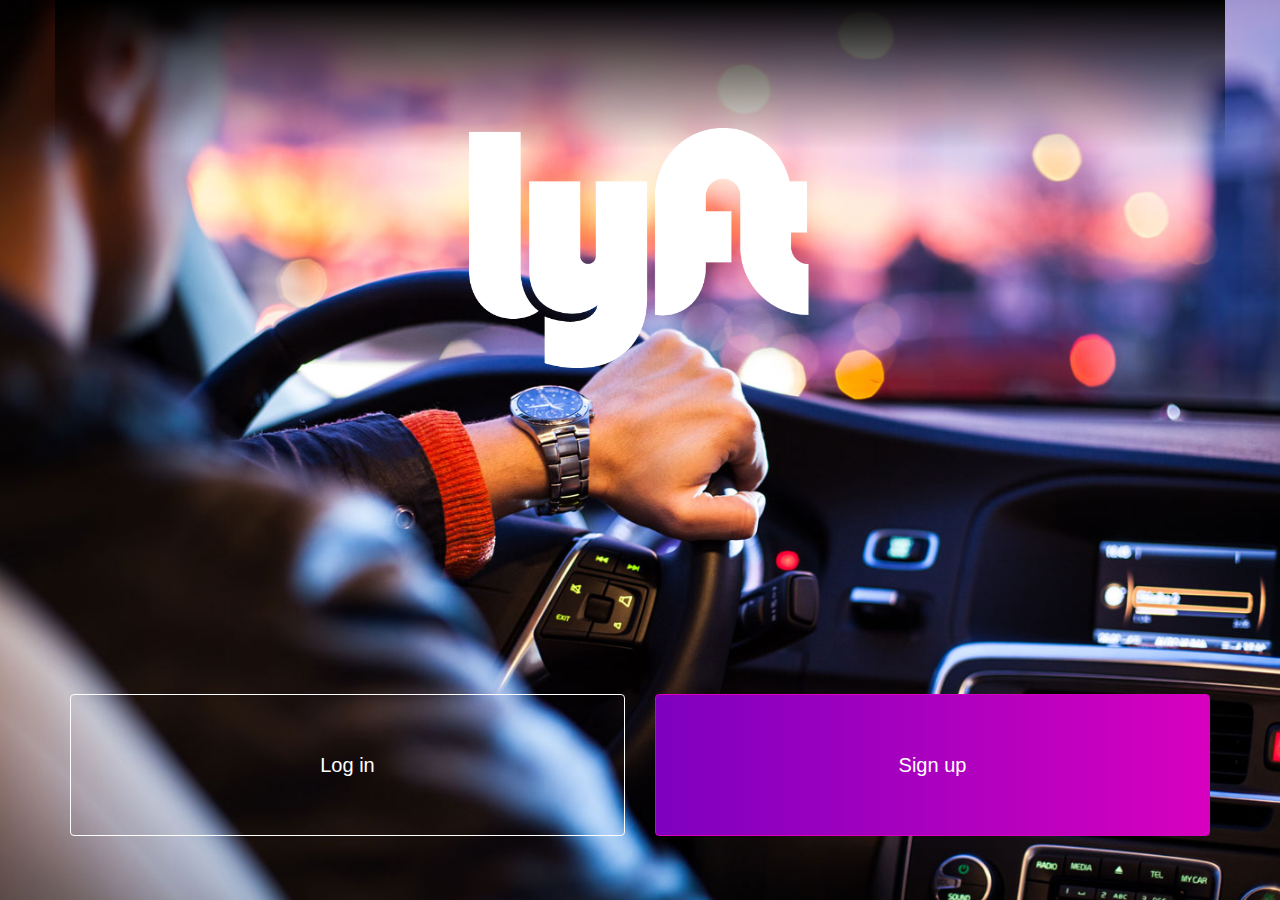
<file: index.html>
<!DOCTYPE html>
<html lang="en">
<head>
    <meta charset="utf-8">
    <meta http-equiv="X-UA-Compatible" content="IE=edge">
    <meta name="viewport" content="width=device-width, initial-scale=1">
    <title>Lyft</title>
    <link rel="stylesheet" href="css/bootstrap.min.css">
    <link rel="stylesheet icon" href="image/descarga.png">
    <link rel="stylesheet" href="css/main.css">
</head>
<body>
<header>
    <div class="container header">
        <div class="row">
            <div class="col-xs-12 text-center">
                <img src="image/gio.png" alt="">
            </div>
        </div>
    </div>
</header>
<section>
    <div class="container">
       <div class="row">
            <div class="col-xs-6 text-right">
                <a href="mapa.html" class="btn btn-primary botonWhite">Log in</a>
            </div>
            <div class="col-xs-6 text-left">
                <a href="pais.html" class="btn btn-primary botonPink">Sign up</a>
            </div>
       </div>
    </div>
</section>
</body>
</html>
</file>
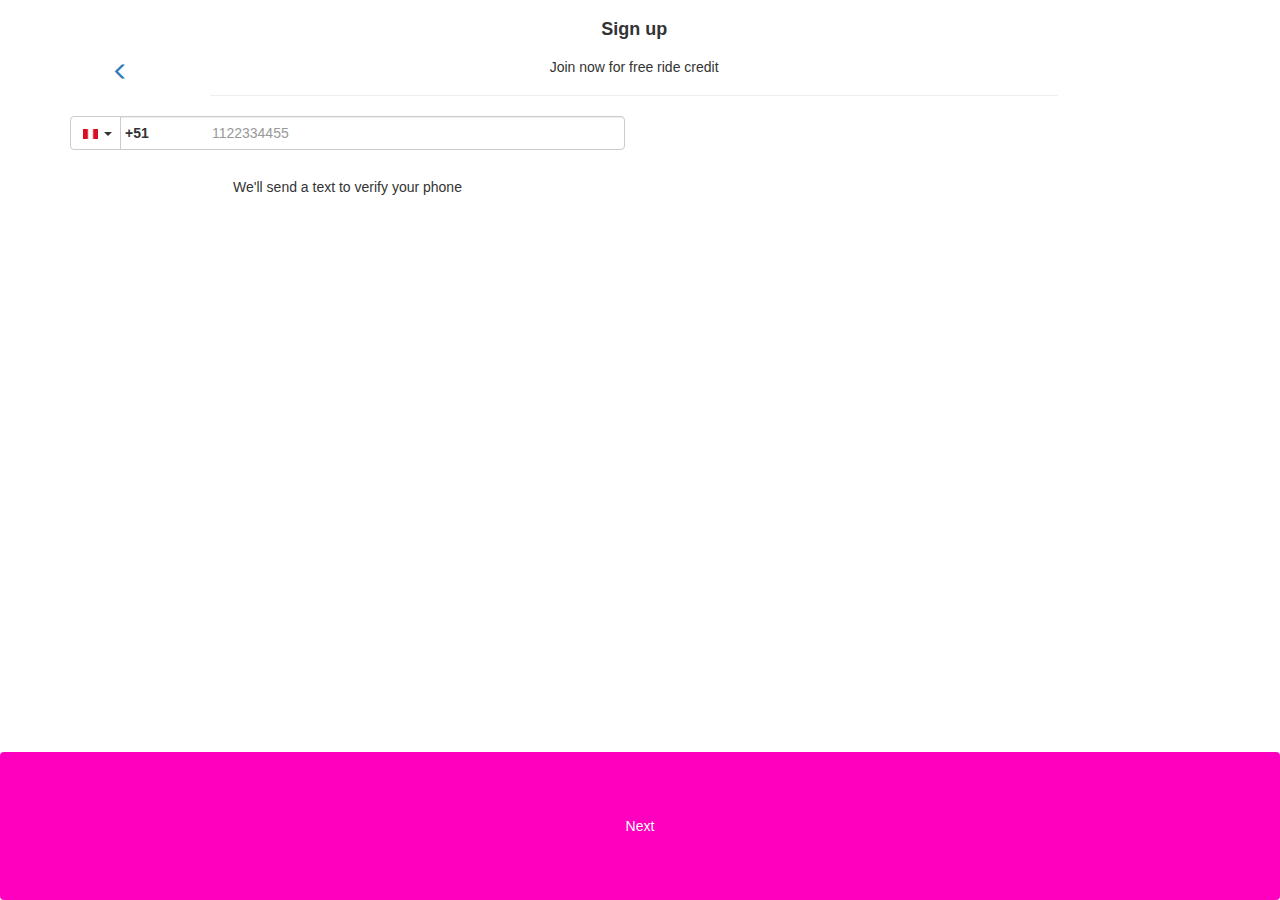
<file: pais.html>
<!DOCTYPE html>
<html lang="en">
<head>
    <meta charset="utf-8">
    <meta http-equiv="X-UA-Compatible" content="IE=edge">
    <meta name="viewport" content="width=device-width, initial-scale=1">
    <title>Lyft</title>
    <link rel="stylesheet" href="css/bootstrap.min.css">
    <link rel="stylesheet icon" href="image/descarga.png">
    <link rel="stylesheet" href="css/sweetalert.css">
    <link rel="stylesheet" href="css/pais.css">
</head>
<body onload="init()">
    <header>
        <div class="container header">
            <div class="row">
                <div class="col-xs-3 text-center icono">
                    <a href="index.html"><i class="glyphicon glyphicon-menu-left"></i></a> 
                </div>
                <div class="col-xs-9 text-center"> 
                    <h3>Sign up</h3><br>
                    <h5>Join now for free ride credit</h5>
                    <hr>
                </div>
            </div>
        </div>
    </header>
    <section>
        <div class="container">
            <div class="row">
                <div class="col-lg-6">
                <div class="input-group">
                  <div class="input-group-btn">
                    <a href="paises.html" type="button" class="btn btn-default dropdown-toggle" >
                        <img class="img-responsive peru" id="peruFlag" src="image/peru.png" alt=""> 
                        <span class="caret"></span>
                    </a>
                  </div><!-- /btn-group -->
                  <span class="code"><strong>+<strong id="codeNumber">51</strong></strong></span>
                  <input id="number" type="text" onkeydown="validateNumber(event)" class="form-control" aria-label="..." placeholder="1122334455">
                </div><!-- /input-group -->
                <br>
                <div class="text-center"><h5>We'll send a text to verify your phone</h5></div>
                
                </div><!-- /.col-lg-6 -->
            </div>
        </div>
    </section>
        <a id="next" class="btn btn-next">Next</a>
    
    <script src="js/jquery-3.1.1.js"></script>   
    <script src="js/common.js"></script>
    <script src="js/pais.js"></script>
    <script src="js/sweetalert.min.js"></script>
</body>
</file>
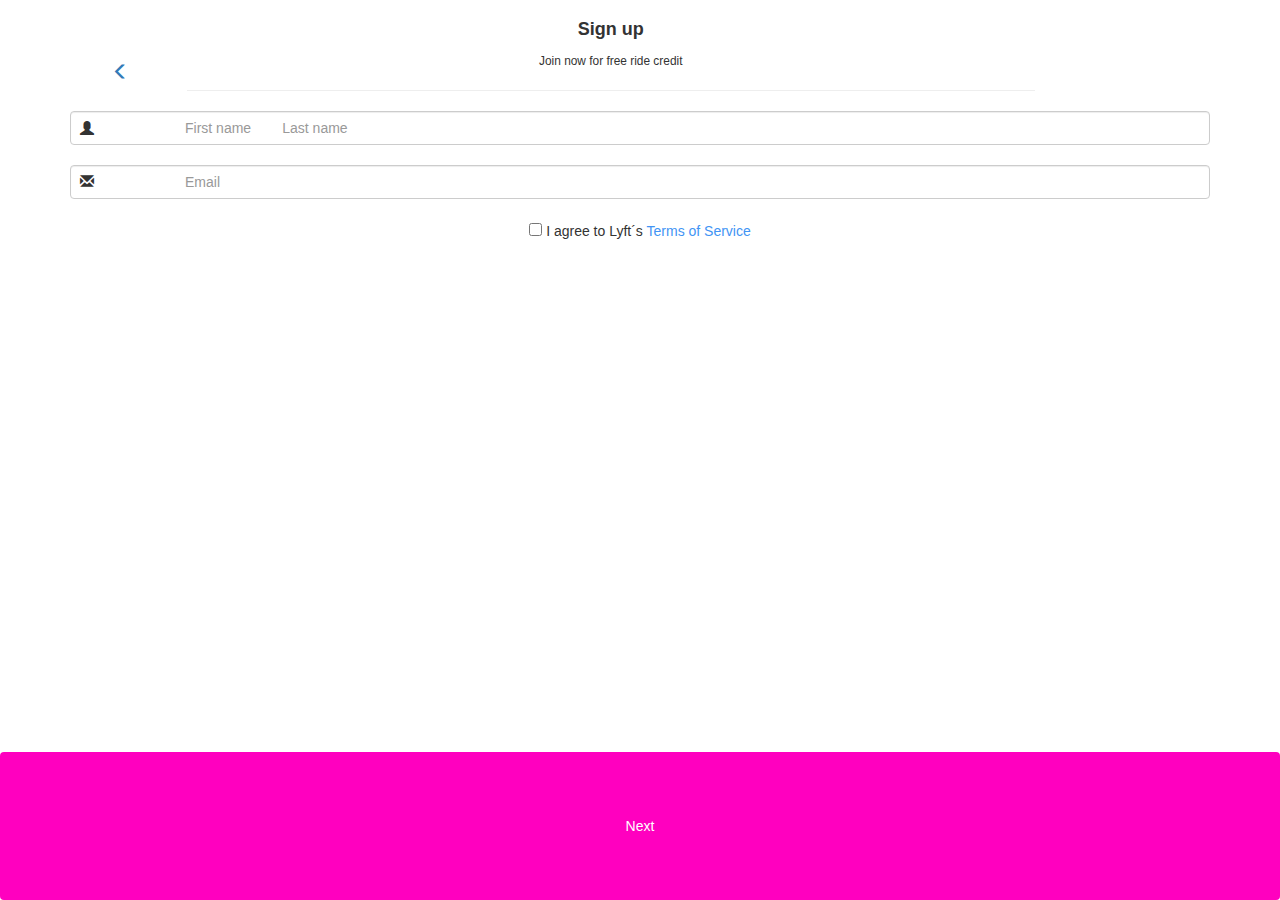
<file: signup.html>
<!DOCTYPE html>
<html lang="en">
<head>
    <meta charset="utf-8">
    <meta http-equiv="X-UA-Compatible" content="IE=edge">
    <meta name="viewport" content="width=device-width, initial-scale=1">
    <title>Lyft</title>
    <link rel="stylesheet" href="css/bootstrap.min.css">
    <link rel="stylesheet icon" href="image/descarga.png">
    <link rel="stylesheet" href="css/sweetalert.css">
    <link rel="stylesheet" href="css/signup.css">
</head>
<body onload="init()">
    <header>
        <div class="container header">
            <div class="row">
                <div class="col-xs-3 text-center icono">
                    <a href="pais.html"><i class="glyphicon glyphicon-menu-left"></i></a>
                </div>
                <div class="col-xs-9 text-center"> 
                    <h3>Sign up</h3><br>
                    <small>Join now for free ride credit</small>
                    <hr>
                </div>
            </div>
        </div>
        
    </header>
    <section>
        <div class="container">
            <div class="row">
                <div class="col-xs-12">
                    <div class="inner">
                        <input class="form-control" onkeyup="validateName(event)" onchange="validateName(event)" id="name" type="text" placeholder="First name        Last name"/>
                        <i class="glyphicon glyphicon-user"></i>
                    </div>
                    <div id="mensajeName"></div>
                    <br>
                    <div class="inner">
                        <input class="form-control" onkeyup="validateEmail(event)"
                        onchange="validateEmail(event)" id="email" type="text" placeholder="Email"/>
                         <i class="glyphicon glyphicon-envelope"></i>
                    </div>
                    <div id="mensajeEmail"></div>
                    <br>
                    <div class="text-center">
                        <input id="check"  onchange="onCheck()" class="check" type="checkbox">
                        
                        <span>I agree to Lyft´s 
                            <span class="blue-text">Terms of Service</span>
                        </span>                        
                    </div>
                </div>
            </div>
        </div>
    </section>
    <a type="button" id="next" class="btn btn-next">Next</a>
    
    <script src="js/jquery-3.1.1.js"></script>  
    <script src="js/signup.js"></script>
    <script src="js/sweetalert.min.js"></script>
</body>
</file>
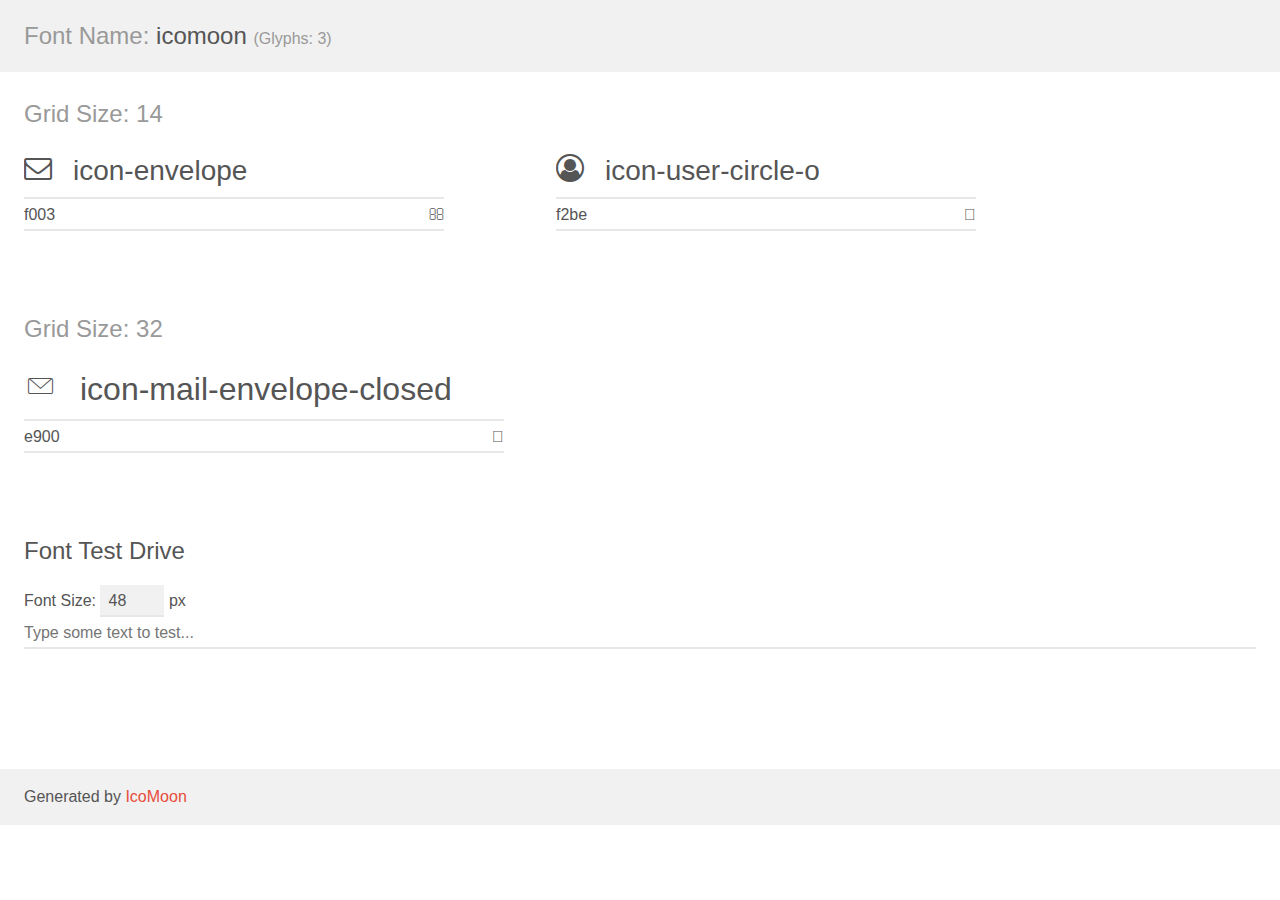
<file: icon/demo.html>
<!doctype html>
<html>
<head>
    <meta charset="utf-8">
    <title>IcoMoon Demo</title>
    <meta name="description" content="An Icon Font Generated By IcoMoon.io">
    <meta name="viewport" content="width=device-width, initial-scale=1">
    <link rel="stylesheet" href="demo-files/demo.css">
    <link rel="stylesheet" href="style.css"></head>
<body>
    <div class="bgc1 clearfix">
        <h1 class="mhmm mvm"><span class="fgc1">Font Name:</span> icomoon <small class="fgc1">(Glyphs:&nbsp;3)</small></h1>
    </div>
    <div class="clearfix mhl ptl">
        <h1 class="mvm mtn fgc1">Grid Size: 14</h1>
        <div class="glyph fs1">
            <div class="clearfix bshadow0 pbs">
                <span class="icon-envelope">
                
                </span>
                <span class="mls"> icon-envelope</span>
            </div>
            <fieldset class="fs0 size1of1 clearfix hidden-false">
                <input type="text" readonly value="f003" class="unit size1of2" />
                <input type="text" maxlength="1" readonly value="&#xf003;" class="unitRight size1of2 talign-right" />
            </fieldset>
            <div class="fs0 bshadow0 clearfix hidden-true">
                <span class="unit pvs fgc1">liga: </span>
                <input type="text" readonly value="" class="liga unitRight" />
            </div>
        </div>
        <div class="glyph fs1">
            <div class="clearfix bshadow0 pbs">
                <span class="icon-user-circle-o">
                
                </span>
                <span class="mls"> icon-user-circle-o</span>
            </div>
            <fieldset class="fs0 size1of1 clearfix hidden-false">
                <input type="text" readonly value="f2be" class="unit size1of2" />
                <input type="text" maxlength="1" readonly value="&#xf2be;" class="unitRight size1of2 talign-right" />
            </fieldset>
            <div class="fs0 bshadow0 clearfix hidden-true">
                <span class="unit pvs fgc1">liga: </span>
                <input type="text" readonly value="" class="liga unitRight" />
            </div>
        </div>
    </div>
    <div class="clearfix mhl ptl">
        <h1 class="mvm mtn fgc1">Grid Size: 32</h1>
        <div class="glyph fs2">
            <div class="clearfix bshadow0 pbs">
                <span class="icon-mail-envelope-closed">
                
                </span>
                <span class="mls"> icon-mail-envelope-closed</span>
            </div>
            <fieldset class="fs0 size1of1 clearfix hidden-false">
                <input type="text" readonly value="e900" class="unit size1of2" />
                <input type="text" maxlength="1" readonly value="&#xe900;" class="unitRight size1of2 talign-right" />
            </fieldset>
            <div class="fs0 bshadow0 clearfix hidden-true">
                <span class="unit pvs fgc1">liga: </span>
                <input type="text" readonly value="" class="liga unitRight" />
            </div>
        </div>
    </div>

    <!--[if gt IE 8]><!-->
    <div class="mhl clearfix mbl">
        <h1>Font Test Drive</h1>
        <label>
            Font Size: <input id="fontSize" type="number" class="textbox0 mbm"
            min="8" value="48" />
            px
        </label>
        <input id="testText" type="text" class="phl size1of1 mvl"
        placeholder="Type some text to test..." value=""/>
        <div id="testDrive" class="icon-">&nbsp;
        </div>
    </div>
    <!--<![endif]-->
    <div class="bgc1 clearfix">
        <p class="mhl">Generated by <a href="https://icomoon.io/app">IcoMoon</a></p>
    </div>

    <script src="demo-files/demo.js"></script>
</body>
</html>
</file>
<file: css/main.css>
body {
    background: url("../image/fondo.jpg") center center;
    background-size:cover;
    background-attachment: fixed;
}
header img {
    width:30%;
}
header .header {
    padding-top: 10%;
    height:150px ;
    background: -webkit-linear-gradient(black, rgba(255, 255, 0, 0));
    background: -o-linear-gradient(black, rgba(255, 255, 0, 0));
    background: -moz-linear-gradient(black, rgba(255, 255, 0, 0)); 
    background: linear-gradient(black, rgba(255, 255, 0, 0)); 
}
section {
    position: absolute;
    bottom:0px;
    right:0px;
    left:0px;
    margin: 0 auto;
    padding-bottom: 5%;
}
.btn {
    font-size: 20px;
    width:100%;
    padding: 10% 10%;
}
.botonPink {
    border-color: #D800BF;
    background: linear-gradient(to right, #7E00BF , #D800BF);
}
.botonWhite {
    background: none;
    border: solid 1px #fff;
}
</file>
<file: css/sweetalert.css>
body.stop-scrolling {
  height: 100%;
  overflow: hidden; }

.sweet-overlay {
  background-color: black;
  /* IE8 */
  -ms-filter: "progid:DXImageTransform.Microsoft.Alpha(Opacity=40)";
  /* IE8 */
  background-color: rgba(0, 0, 0, 0.4);
  position: fixed;
  left: 0;
  right: 0;
  top: 0;
  bottom: 0;
  display: none;
  z-index: 10000; }

.sweet-alert {
  background-color: white;
  font-family: 'Open Sans', 'Helvetica Neue', Helvetica, Arial, sans-serif;
  width: 478px;
  padding: 17px;
  border-radius: 5px;
  text-align: center;
  position: fixed;
  left: 50%;
  top: 50%;
  margin-left: -256px;
  margin-top: -200px;
  overflow: hidden;
  display: none;
  z-index: 99999; }
  @media all and (max-width: 540px) {
    .sweet-alert {
      width: auto;
      margin-left: 0;
      margin-right: 0;
      left: 15px;
      right: 15px; } }
  .sweet-alert h2 {
    color: #575757;
    font-size: 30px;
    text-align: center;
    font-weight: 600;
    text-transform: none;
    position: relative;
    margin: 25px 0;
    padding: 0;
    line-height: 40px;
    display: block; }
  .sweet-alert p {
    color: #797979;
    font-size: 16px;
    text-align: center;
    font-weight: 300;
    position: relative;
    text-align: inherit;
    float: none;
    margin: 0;
    padding: 0;
    line-height: normal; }
  .sweet-alert fieldset {
    border: none;
    position: relative; }
  .sweet-alert .sa-error-container {
    background-color: #f1f1f1;
    margin-left: -17px;
    margin-right: -17px;
    overflow: hidden;
    padding: 0 10px;
    max-height: 0;
    webkit-transition: padding 0.15s, max-height 0.15s;
    transition: padding 0.15s, max-height 0.15s; }
    .sweet-alert .sa-error-container.show {
      padding: 10px 0;
      max-height: 100px;
      webkit-transition: padding 0.2s, max-height 0.2s;
      transition: padding 0.25s, max-height 0.25s; }
    .sweet-alert .sa-error-container .icon {
      display: inline-block;
      width: 24px;
      height: 24px;
      border-radius: 50%;
      background-color: #ea7d7d;
      color: white;
      line-height: 24px;
      text-align: center;
      margin-right: 3px; }
    .sweet-alert .sa-error-container p {
      display: inline-block; }
  .sweet-alert .sa-input-error {
    position: absolute;
    top: 29px;
    right: 26px;
    width: 20px;
    height: 20px;
    opacity: 0;
    -webkit-transform: scale(0.5);
    transform: scale(0.5);
    -webkit-transform-origin: 50% 50%;
    transform-origin: 50% 50%;
    -webkit-transition: all 0.1s;
    transition: all 0.1s; }
    .sweet-alert .sa-input-error::before, .sweet-alert .sa-input-error::after {
      content: "";
      width: 20px;
      height: 6px;
      background-color: #f06e57;
      border-radius: 3px;
      position: absolute;
      top: 50%;
      margin-top: -4px;
      left: 50%;
      margin-left: -9px; }
    .sweet-alert .sa-input-error::before {
      -webkit-transform: rotate(-45deg);
      transform: rotate(-45deg); }
    .sweet-alert .sa-input-error::after {
      -webkit-transform: rotate(45deg);
      transform: rotate(45deg); }
    .sweet-alert .sa-input-error.show {
      opacity: 1;
      -webkit-transform: scale(1);
      transform: scale(1); }
  .sweet-alert input {
    width: 100%;
    box-sizing: border-box;
    border-radius: 3px;
    border: 1px solid #d7d7d7;
    height: 43px;
    margin-top: 10px;
    margin-bottom: 17px;
    font-size: 18px;
    box-shadow: inset 0px 1px 1px rgba(0, 0, 0, 0.06);
    padding: 0 12px;
    display: none;
    -webkit-transition: all 0.3s;
    transition: all 0.3s; }
    .sweet-alert input:focus {
      outline: none;
      box-shadow: 0px 0px 3px #c4e6f5;
      border: 1px solid #b4dbed; }
      .sweet-alert input:focus::-moz-placeholder {
        transition: opacity 0.3s 0.03s ease;
        opacity: 0.5; }
      .sweet-alert input:focus:-ms-input-placeholder {
        transition: opacity 0.3s 0.03s ease;
        opacity: 0.5; }
      .sweet-alert input:focus::-webkit-input-placeholder {
        transition: opacity 0.3s 0.03s ease;
        opacity: 0.5; }
    .sweet-alert input::-moz-placeholder {
      color: #bdbdbd; }
    .sweet-alert input::-ms-clear {
      display: none; }
    .sweet-alert input:-ms-input-placeholder {
      color: #bdbdbd; }
    .sweet-alert input::-webkit-input-placeholder {
      color: #bdbdbd; }
  .sweet-alert.show-input input {
    display: block; }
  .sweet-alert .sa-confirm-button-container {
    display: inline-block;
    position: relative; }
  .sweet-alert .la-ball-fall {
    position: absolute;
    left: 50%;
    top: 50%;
    margin-left: -27px;
    margin-top: 4px;
    opacity: 0;
    visibility: hidden; }
  .sweet-alert button {
    background-color: #8CD4F5;
    color: white;
    border: none;
    box-shadow: none;
    font-size: 17px;
    font-weight: 500;
    -webkit-border-radius: 4px;
    border-radius: 5px;
    padding: 10px 32px;
    margin: 26px 5px 0 5px;
    cursor: pointer; }
    .sweet-alert button:focus {
      outline: none;
      box-shadow: 0 0 2px rgba(128, 179, 235, 0.5), inset 0 0 0 1px rgba(0, 0, 0, 0.05); }
    .sweet-alert button:hover {
      background-color: #7ecff4; }
    .sweet-alert button:active {
      background-color: #5dc2f1; }
    .sweet-alert button.cancel {
      background-color: #C1C1C1; }
      .sweet-alert button.cancel:hover {
        background-color: #b9b9b9; }
      .sweet-alert button.cancel:active {
        background-color: #a8a8a8; }
      .sweet-alert button.cancel:focus {
        box-shadow: rgba(197, 205, 211, 0.8) 0px 0px 2px, rgba(0, 0, 0, 0.0470588) 0px 0px 0px 1px inset !important; }
    .sweet-alert button[disabled] {
      opacity: .6;
      cursor: default; }
    .sweet-alert button.confirm[disabled] {
      color: transparent; }
      .sweet-alert button.confirm[disabled] ~ .la-ball-fall {
        opacity: 1;
        visibility: visible;
        transition-delay: 0s; }
    .sweet-alert button::-moz-focus-inner {
      border: 0; }
  .sweet-alert[data-has-cancel-button=false] button {
    box-shadow: none !important; }
  .sweet-alert[data-has-confirm-button=false][data-has-cancel-button=false] {
    padding-bottom: 40px; }
  .sweet-alert .sa-icon {
    width: 80px;
    height: 80px;
    border: 4px solid gray;
    -webkit-border-radius: 40px;
    border-radius: 40px;
    border-radius: 50%;
    margin: 20px auto;
    padding: 0;
    position: relative;
    box-sizing: content-box; }
    .sweet-alert .sa-icon.sa-error {
      border-color: #F27474; }
      .sweet-alert .sa-icon.sa-error .sa-x-mark {
        position: relative;
        display: block; }
      .sweet-alert .sa-icon.sa-error .sa-line {
        position: absolute;
        height: 5px;
        width: 47px;
        background-color: #F27474;
        display: block;
        top: 37px;
        border-radius: 2px; }
        .sweet-alert .sa-icon.sa-error .sa-line.sa-left {
          -webkit-transform: rotate(45deg);
          transform: rotate(45deg);
          left: 17px; }
        .sweet-alert .sa-icon.sa-error .sa-line.sa-right {
          -webkit-transform: rotate(-45deg);
          transform: rotate(-45deg);
          right: 16px; }
    .sweet-alert .sa-icon.sa-warning {
      border-color: #F8BB86; }
      .sweet-alert .sa-icon.sa-warning .sa-body {
        position: absolute;
        width: 5px;
        height: 47px;
        left: 50%;
        top: 10px;
        -webkit-border-radius: 2px;
        border-radius: 2px;
        margin-left: -2px;
        background-color: #F8BB86; }
      .sweet-alert .sa-icon.sa-warning .sa-dot {
        position: absolute;
        width: 7px;
        height: 7px;
        -webkit-border-radius: 50%;
        border-radius: 50%;
        margin-left: -3px;
        left: 50%;
        bottom: 10px;
        background-color: #F8BB86; }
    .sweet-alert .sa-icon.sa-info {
      border-color: #C9DAE1; }
      .sweet-alert .sa-icon.sa-info::before {
        content: "";
        position: absolute;
        width: 5px;
        height: 29px;
        left: 50%;
        bottom: 17px;
        border-radius: 2px;
        margin-left: -2px;
        background-color: #C9DAE1; }
      .sweet-alert .sa-icon.sa-info::after {
        content: "";
        position: absolute;
        width: 7px;
        height: 7px;
        border-radius: 50%;
        margin-left: -3px;
        top: 19px;
        background-color: #C9DAE1;
        left: 50%; }
    .sweet-alert .sa-icon.sa-success {
      border-color: #A5DC86; }
      .sweet-alert .sa-icon.sa-success::before, .sweet-alert .sa-icon.sa-success::after {
        content: '';
        -webkit-border-radius: 40px;
        border-radius: 40px;
        border-radius: 50%;
        position: absolute;
        width: 60px;
        height: 120px;
        background: white;
        -webkit-transform: rotate(45deg);
        transform: rotate(45deg); }
      .sweet-alert .sa-icon.sa-success::before {
        -webkit-border-radius: 120px 0 0 120px;
        border-radius: 120px 0 0 120px;
        top: -7px;
        left: -33px;
        -webkit-transform: rotate(-45deg);
        transform: rotate(-45deg);
        -webkit-transform-origin: 60px 60px;
        transform-origin: 60px 60px; }
      .sweet-alert .sa-icon.sa-success::after {
        -webkit-border-radius: 0 120px 120px 0;
        border-radius: 0 120px 120px 0;
        top: -11px;
        left: 30px;
        -webkit-transform: rotate(-45deg);
        transform: rotate(-45deg);
        -webkit-transform-origin: 0px 60px;
        transform-origin: 0px 60px; }
      .sweet-alert .sa-icon.sa-success .sa-placeholder {
        width: 80px;
        height: 80px;
        border: 4px solid rgba(165, 220, 134, 0.2);
        -webkit-border-radius: 40px;
        border-radius: 40px;
        border-radius: 50%;
        box-sizing: content-box;
        position: absolute;
        left: -4px;
        top: -4px;
        z-index: 2; }
      .sweet-alert .sa-icon.sa-success .sa-fix {
        width: 5px;
        height: 90px;
        background-color: white;
        position: absolute;
        left: 28px;
        top: 8px;
        z-index: 1;
        -webkit-transform: rotate(-45deg);
        transform: rotate(-45deg); }
      .sweet-alert .sa-icon.sa-success .sa-line {
        height: 5px;
        background-color: #A5DC86;
        display: block;
        border-radius: 2px;
        position: absolute;
        z-index: 2; }
        .sweet-alert .sa-icon.sa-success .sa-line.sa-tip {
          width: 25px;
          left: 14px;
          top: 46px;
          -webkit-transform: rotate(45deg);
          transform: rotate(45deg); }
        .sweet-alert .sa-icon.sa-success .sa-line.sa-long {
          width: 47px;
          right: 8px;
          top: 38px;
          -webkit-transform: rotate(-45deg);
          transform: rotate(-45deg); }
    .sweet-alert .sa-icon.sa-custom {
      background-size: contain;
      border-radius: 0;
      border: none;
      background-position: center center;
      background-repeat: no-repeat; }

/*
 * Animations
 */
@-webkit-keyframes showSweetAlert {
  0% {
    transform: scale(0.7);
    -webkit-transform: scale(0.7); }
  45% {
    transform: scale(1.05);
    -webkit-transform: scale(1.05); }
  80% {
    transform: scale(0.95);
    -webkit-transform: scale(0.95); }
  100% {
    transform: scale(1);
    -webkit-transform: scale(1); } }

@keyframes showSweetAlert {
  0% {
    transform: scale(0.7);
    -webkit-transform: scale(0.7); }
  45% {
    transform: scale(1.05);
    -webkit-transform: scale(1.05); }
  80% {
    transform: scale(0.95);
    -webkit-transform: scale(0.95); }
  100% {
    transform: scale(1);
    -webkit-transform: scale(1); } }

@-webkit-keyframes hideSweetAlert {
  0% {
    transform: scale(1);
    -webkit-transform: scale(1); }
  100% {
    transform: scale(0.5);
    -webkit-transform: scale(0.5); } }

@keyframes hideSweetAlert {
  0% {
    transform: scale(1);
    -webkit-transform: scale(1); }
  100% {
    transform: scale(0.5);
    -webkit-transform: scale(0.5); } }

@-webkit-keyframes slideFromTop {
  0% {
    top: 0%; }
  100% {
    top: 50%; } }

@keyframes slideFromTop {
  0% {
    top: 0%; }
  100% {
    top: 50%; } }

@-webkit-keyframes slideToTop {
  0% {
    top: 50%; }
  100% {
    top: 0%; } }

@keyframes slideToTop {
  0% {
    top: 50%; }
  100% {
    top: 0%; } }

@-webkit-keyframes slideFromBottom {
  0% {
    top: 70%; }
  100% {
    top: 50%; } }

@keyframes slideFromBottom {
  0% {
    top: 70%; }
  100% {
    top: 50%; } }

@-webkit-keyframes slideToBottom {
  0% {
    top: 50%; }
  100% {
    top: 70%; } }

@keyframes slideToBottom {
  0% {
    top: 50%; }
  100% {
    top: 70%; } }

.showSweetAlert[data-animation=pop] {
  -webkit-animation: showSweetAlert 0.3s;
  animation: showSweetAlert 0.3s; }

.showSweetAlert[data-animation=none] {
  -webkit-animation: none;
  animation: none; }

.showSweetAlert[data-animation=slide-from-top] {
  -webkit-animation: slideFromTop 0.3s;
  animation: slideFromTop 0.3s; }

.showSweetAlert[data-animation=slide-from-bottom] {
  -webkit-animation: slideFromBottom 0.3s;
  animation: slideFromBottom 0.3s; }

.hideSweetAlert[data-animation=pop] {
  -webkit-animation: hideSweetAlert 0.2s;
  animation: hideSweetAlert 0.2s; }

.hideSweetAlert[data-animation=none] {
  -webkit-animation: none;
  animation: none; }

.hideSweetAlert[data-animation=slide-from-top] {
  -webkit-animation: slideToTop 0.4s;
  animation: slideToTop 0.4s; }

.hideSweetAlert[data-animation=slide-from-bottom] {
  -webkit-animation: slideToBottom 0.3s;
  animation: slideToBottom 0.3s; }

@-webkit-keyframes animateSuccessTip {
  0% {
    width: 0;
    left: 1px;
    top: 19px; }
  54% {
    width: 0;
    left: 1px;
    top: 19px; }
  70% {
    width: 50px;
    left: -8px;
    top: 37px; }
  84% {
    width: 17px;
    left: 21px;
    top: 48px; }
  100% {
    width: 25px;
    left: 14px;
    top: 45px; } }

@keyframes animateSuccessTip {
  0% {
    width: 0;
    left: 1px;
    top: 19px; }
  54% {
    width: 0;
    left: 1px;
    top: 19px; }
  70% {
    width: 50px;
    left: -8px;
    top: 37px; }
  84% {
    width: 17px;
    left: 21px;
    top: 48px; }
  100% {
    width: 25px;
    left: 14px;
    top: 45px; } }

@-webkit-keyframes animateSuccessLong {
  0% {
    width: 0;
    right: 46px;
    top: 54px; }
  65% {
    width: 0;
    right: 46px;
    top: 54px; }
  84% {
    width: 55px;
    right: 0px;
    top: 35px; }
  100% {
    width: 47px;
    right: 8px;
    top: 38px; } }

@keyframes animateSuccessLong {
  0% {
    width: 0;
    right: 46px;
    top: 54px; }
  65% {
    width: 0;
    right: 46px;
    top: 54px; }
  84% {
    width: 55px;
    right: 0px;
    top: 35px; }
  100% {
    width: 47px;
    right: 8px;
    top: 38px; } }

@-webkit-keyframes rotatePlaceholder {
  0% {
    transform: rotate(-45deg);
    -webkit-transform: rotate(-45deg); }
  5% {
    transform: rotate(-45deg);
    -webkit-transform: rotate(-45deg); }
  12% {
    transform: rotate(-405deg);
    -webkit-transform: rotate(-405deg); }
  100% {
    transform: rotate(-405deg);
    -webkit-transform: rotate(-405deg); } }

@keyframes rotatePlaceholder {
  0% {
    transform: rotate(-45deg);
    -webkit-transform: rotate(-45deg); }
  5% {
    transform: rotate(-45deg);
    -webkit-transform: rotate(-45deg); }
  12% {
    transform: rotate(-405deg);
    -webkit-transform: rotate(-405deg); }
  100% {
    transform: rotate(-405deg);
    -webkit-transform: rotate(-405deg); } }

.animateSuccessTip {
  -webkit-animation: animateSuccessTip 0.75s;
  animation: animateSuccessTip 0.75s; }

.animateSuccessLong {
  -webkit-animation: animateSuccessLong 0.75s;
  animation: animateSuccessLong 0.75s; }

.sa-icon.sa-success.animate::after {
  -webkit-animation: rotatePlaceholder 4.25s ease-in;
  animation: rotatePlaceholder 4.25s ease-in; }

@-webkit-keyframes animateErrorIcon {
  0% {
    transform: rotateX(100deg);
    -webkit-transform: rotateX(100deg);
    opacity: 0; }
  100% {
    transform: rotateX(0deg);
    -webkit-transform: rotateX(0deg);
    opacity: 1; } }

@keyframes animateErrorIcon {
  0% {
    transform: rotateX(100deg);
    -webkit-transform: rotateX(100deg);
    opacity: 0; }
  100% {
    transform: rotateX(0deg);
    -webkit-transform: rotateX(0deg);
    opacity: 1; } }

.animateErrorIcon {
  -webkit-animation: animateErrorIcon 0.5s;
  animation: animateErrorIcon 0.5s; }

@-webkit-keyframes animateXMark {
  0% {
    transform: scale(0.4);
    -webkit-transform: scale(0.4);
    margin-top: 26px;
    opacity: 0; }
  50% {
    transform: scale(0.4);
    -webkit-transform: scale(0.4);
    margin-top: 26px;
    opacity: 0; }
  80% {
    transform: scale(1.15);
    -webkit-transform: scale(1.15);
    margin-top: -6px; }
  100% {
    transform: scale(1);
    -webkit-transform: scale(1);
    margin-top: 0;
    opacity: 1; } }

@keyframes animateXMark {
  0% {
    transform: scale(0.4);
    -webkit-transform: scale(0.4);
    margin-top: 26px;
    opacity: 0; }
  50% {
    transform: scale(0.4);
    -webkit-transform: scale(0.4);
    margin-top: 26px;
    opacity: 0; }
  80% {
    transform: scale(1.15);
    -webkit-transform: scale(1.15);
    margin-top: -6px; }
  100% {
    transform: scale(1);
    -webkit-transform: scale(1);
    margin-top: 0;
    opacity: 1; } }

.animateXMark {
  -webkit-animation: animateXMark 0.5s;
  animation: animateXMark 0.5s; }

@-webkit-keyframes pulseWarning {
  0% {
    border-color: #F8D486; }
  100% {
    border-color: #F8BB86; } }

@keyframes pulseWarning {
  0% {
    border-color: #F8D486; }
  100% {
    border-color: #F8BB86; } }

.pulseWarning {
  -webkit-animation: pulseWarning 0.75s infinite alternate;
  animation: pulseWarning 0.75s infinite alternate; }

@-webkit-keyframes pulseWarningIns {
  0% {
    background-color: #F8D486; }
  100% {
    background-color: #F8BB86; } }

@keyframes pulseWarningIns {
  0% {
    background-color: #F8D486; }
  100% {
    background-color: #F8BB86; } }

.pulseWarningIns {
  -webkit-animation: pulseWarningIns 0.75s infinite alternate;
  animation: pulseWarningIns 0.75s infinite alternate; }

@-webkit-keyframes rotate-loading {
  0% {
    transform: rotate(0deg); }
  100% {
    transform: rotate(360deg); } }

@keyframes rotate-loading {
  0% {
    transform: rotate(0deg); }
  100% {
    transform: rotate(360deg); } }

/* Internet Explorer 9 has some special quirks that are fixed here */
/* The icons are not animated. */
/* This file is automatically merged into sweet-alert.min.js through Gulp */
/* Error icon */
.sweet-alert .sa-icon.sa-error .sa-line.sa-left {
  -ms-transform: rotate(45deg) \9; }

.sweet-alert .sa-icon.sa-error .sa-line.sa-right {
  -ms-transform: rotate(-45deg) \9; }

/* Success icon */
.sweet-alert .sa-icon.sa-success {
  border-color: transparent\9; }

.sweet-alert .sa-icon.sa-success .sa-line.sa-tip {
  -ms-transform: rotate(45deg) \9; }

.sweet-alert .sa-icon.sa-success .sa-line.sa-long {
  -ms-transform: rotate(-45deg) \9; }

/*!
 * Load Awesome v1.1.0 (http://github.danielcardoso.net/load-awesome/)
 * Copyright 2015 Daniel Cardoso <@DanielCardoso>
 * Licensed under MIT
 */
.la-ball-fall,
.la-ball-fall > div {
  position: relative;
  -webkit-box-sizing: border-box;
  -moz-box-sizing: border-box;
  box-sizing: border-box; }

.la-ball-fall {
  display: block;
  font-size: 0;
  color: #fff; }

.la-ball-fall.la-dark {
  color: #333; }

.la-ball-fall > div {
  display: inline-block;
  float: none;
  background-color: currentColor;
  border: 0 solid currentColor; }

.la-ball-fall {
  width: 54px;
  height: 18px; }

.la-ball-fall > div {
  width: 10px;
  height: 10px;
  margin: 4px;
  border-radius: 100%;
  opacity: 0;
  -webkit-animation: ball-fall 1s ease-in-out infinite;
  -moz-animation: ball-fall 1s ease-in-out infinite;
  -o-animation: ball-fall 1s ease-in-out infinite;
  animation: ball-fall 1s ease-in-out infinite; }

.la-ball-fall > div:nth-child(1) {
  -webkit-animation-delay: -200ms;
  -moz-animation-delay: -200ms;
  -o-animation-delay: -200ms;
  animation-delay: -200ms; }

.la-ball-fall > div:nth-child(2) {
  -webkit-animation-delay: -100ms;
  -moz-animation-delay: -100ms;
  -o-animation-delay: -100ms;
  animation-delay: -100ms; }

.la-ball-fall > div:nth-child(3) {
  -webkit-animation-delay: 0ms;
  -moz-animation-delay: 0ms;
  -o-animation-delay: 0ms;
  animation-delay: 0ms; }

.la-ball-fall.la-sm {
  width: 26px;
  height: 8px; }

.la-ball-fall.la-sm > div {
  width: 4px;
  height: 4px;
  margin: 2px; }

.la-ball-fall.la-2x {
  width: 108px;
  height: 36px; }

.la-ball-fall.la-2x > div {
  width: 20px;
  height: 20px;
  margin: 8px; }

.la-ball-fall.la-3x {
  width: 162px;
  height: 54px; }

.la-ball-fall.la-3x > div {
  width: 30px;
  height: 30px;
  margin: 12px; }

/*
 * Animation
 */
@-webkit-keyframes ball-fall {
  0% {
    opacity: 0;
    -webkit-transform: translateY(-145%);
    transform: translateY(-145%); }
  10% {
    opacity: .5; }
  20% {
    opacity: 1;
    -webkit-transform: translateY(0);
    transform: translateY(0); }
  80% {
    opacity: 1;
    -webkit-transform: translateY(0);
    transform: translateY(0); }
  90% {
    opacity: .5; }
  100% {
    opacity: 0;
    -webkit-transform: translateY(145%);
    transform: translateY(145%); } }

@-moz-keyframes ball-fall {
  0% {
    opacity: 0;
    -moz-transform: translateY(-145%);
    transform: translateY(-145%); }
  10% {
    opacity: .5; }
  20% {
    opacity: 1;
    -moz-transform: translateY(0);
    transform: translateY(0); }
  80% {
    opacity: 1;
    -moz-transform: translateY(0);
    transform: translateY(0); }
  90% {
    opacity: .5; }
  100% {
    opacity: 0;
    -moz-transform: translateY(145%);
    transform: translateY(145%); } }

@-o-keyframes ball-fall {
  0% {
    opacity: 0;
    -o-transform: translateY(-145%);
    transform: translateY(-145%); }
  10% {
    opacity: .5; }
  20% {
    opacity: 1;
    -o-transform: translateY(0);
    transform: translateY(0); }
  80% {
    opacity: 1;
    -o-transform: translateY(0);
    transform: translateY(0); }
  90% {
    opacity: .5; }
  100% {
    opacity: 0;
    -o-transform: translateY(145%);
    transform: translateY(145%); } }

@keyframes ball-fall {
  0% {
    opacity: 0;
    -webkit-transform: translateY(-145%);
    -moz-transform: translateY(-145%);
    -o-transform: translateY(-145%);
    transform: translateY(-145%); }
  10% {
    opacity: .5; }
  20% {
    opacity: 1;
    -webkit-transform: translateY(0);
    -moz-transform: translateY(0);
    -o-transform: translateY(0);
    transform: translateY(0); }
  80% {
    opacity: 1;
    -webkit-transform: translateY(0);
    -moz-transform: translateY(0);
    -o-transform: translateY(0);
    transform: translateY(0); }
  90% {
    opacity: .5; }
  100% {
    opacity: 0;
    -webkit-transform: translateY(145%);
    -moz-transform: translateY(145%);
    -o-transform: translateY(145%);
    transform: translateY(145%); } }
</file>
<file: css/pais.css>
header h3{
    display: inline-block;
    font-size: 18px;
    font-weight: bold;
}
.icono{
    padding-top: 5%;
    padding-left: 0;
    margin-right: 2%;
    width:10%;
}
header i{
    font-size: 120%;
    left:14px;
}
.glyphicon {
    top:5px;
}
.peru {
    display: inline-block;
    padding-right: 10px;
}
.input-group-btn{
    width: 50px;
}
.btn .caret {
    margin-left: -8px;
}
.btn-next {
    background:#ff00bf;
    width: 100%;
    border: none;
    color: #fff;
    padding: 5% 0;
    position: absolute;
    bottom:0;
}
.input-group {
    width: 100%;
}
.code {
    position: absolute;
    z-index:10;
    top:7px;
    left:55px;
}
#number {
    padding-left:18%; 
}
</file>
<file: css/signup.css>
header h3{
    display: inline-block;
    font-size: 18px;
    font-weight: bold;
}
.icono{
    padding-top: 5%;
    padding-left: 0;
    width:10%;
}
header i{
    font-size: 120%;
    left:14px;
}
.glyphicon {
    top:5px;
}
.input-group-btn{
    width: 50px;
}
.btn .caret {
    margin-left: -8px;
}
.btn-next {
    background:#ff00bf;
    width: 100%;
    border: none;
    color: #fff;
    padding: 5% 0;
    position: absolute;
    bottom:0;
} 
.inner {
    position: relative;
}
.inner .glyphicon-user {
    position: absolute;
    padding: 5px 0 5px 10px;
    pointer-events: none;
}
.inner .glyphicon-envelope {
    position: absolute;
    padding: 8px 0 5px 10px;
    pointer-events: none;
    top:5%;
}
.inner input {
    padding-left: 10%;
}
.blue-text {
    color:#4294f4;
}
.check {
    padding:5%;
}
</file>
<file: icon/demo-files/demo.css>
body {
  padding: 0;
  margin: 0;
  font-family: sans-serif;
  font-size: 1em;
  line-height: 1.5;
  color: #555;
  background: #fff;
}
h1 {
  font-size: 1.5em;
  font-weight: normal;
}
small {
  font-size: .66666667em;
}
a {
  color: #e74c3c;
  text-decoration: none;
}
a:hover, a:focus {
  box-shadow: 0 1px #e74c3c;
}
.bshadow0, input {
  box-shadow: inset 0 -2px #e7e7e7;
}
input:hover {
  box-shadow: inset 0 -2px #ccc;
}
input, fieldset {
  font-family: sans-serif;
  font-size: 1em;
  margin: 0;
  padding: 0;
  border: 0;
}
input {
  color: inherit;
  line-height: 1.5;
  height: 1.5em;
  padding: .25em 0;
}
input:focus {
  outline: none;
  box-shadow: inset 0 -2px #449fdb;
}
.glyph {
  font-size: 16px;
  width: 15em;
  padding-bottom: 1em;
  margin-right: 4em;
  margin-bottom: 1em;
  float: left;
  overflow: hidden;
}
.liga {
  width: 80%;
  width: calc(100% - 2.5em);
}
.talign-right {
  text-align: right;
}
.talign-center {
  text-align: center;
}
.bgc1 {
  background: #f1f1f1;
}
.fgc1 {
  color: #999;
}
.fgc0 {
  color: #000;
}
p {
  margin-top: 1em;
  margin-bottom: 1em;
}
.mvm {
  margin-top: .75em;
  margin-bottom: .75em;
}
.mtn {
  margin-top: 0;
}
.mtl, .mal {
  margin-top: 1.5em;
}
.mbl, .mal {
  margin-bottom: 1.5em;
}
.mal, .mhl {
  margin-left: 1.5em;
  margin-right: 1.5em;
}
.mhmm {
  margin-left: 1em;
  margin-right: 1em;
}
.mls {
  margin-left: .25em;
}
.ptl {
  padding-top: 1.5em;
}
.pbs, .pvs {
  padding-bottom: .25em;
}
.pvs, .pts {
  padding-top: .25em;
}
.unit {
  float: left;
}
.unitRight {
  float: right;
}
.size1of2 {
  width: 50%;
}
.size1of1 {
  width: 100%;
}
.clearfix:before, .clearfix:after {
  content: " ";
  display: table;
}
.clearfix:after {
  clear: both;
}
.hidden-true {
  display: none;
}
.textbox0 {
  width: 3em;
  background: #f1f1f1;
  padding: .25em .5em;
  line-height: 1.5;
  height: 1.5em;
}
#testDrive {
  display: block;
  padding-top: 24px;
  line-height: 1.5;
}
.fs0 {
  font-size: 16px;
}
.fs1 {
  font-size: 28px;
}
.fs2 {
  font-size: 32px;
}
</file>
<file: icon/style.css>
@font-face {
  font-family: 'icomoon';
  src:  url('fonts/icomoon.eot?nbufe1');
  src:  url('fonts/icomoon.eot?nbufe1#iefix') format('embedded-opentype'),
    url('fonts/icomoon.ttf?nbufe1') format('truetype'),
    url('fonts/icomoon.woff?nbufe1') format('woff'),
    url('fonts/icomoon.svg?nbufe1#icomoon') format('svg');
  font-weight: normal;
  font-style: normal;
}

[class^="icon-"], [class*=" icon-"] {
  /* use !important to prevent issues with browser extensions that change fonts */
  font-family: 'icomoon' !important;
  speak: none;
  font-style: normal;
  font-weight: normal;
  font-variant: normal;
  text-transform: none;
  line-height: 1;

  /* Better Font Rendering =========== */
  -webkit-font-smoothing: antialiased;
  -moz-osx-font-smoothing: grayscale;
}

.icon-envelope:before {
  content: "\f003";
}
.icon-user-circle-o:before {
  content: "\f2be";
}
.icon-mail-envelope-closed:before {
  content: "\e900";
}
</file>
